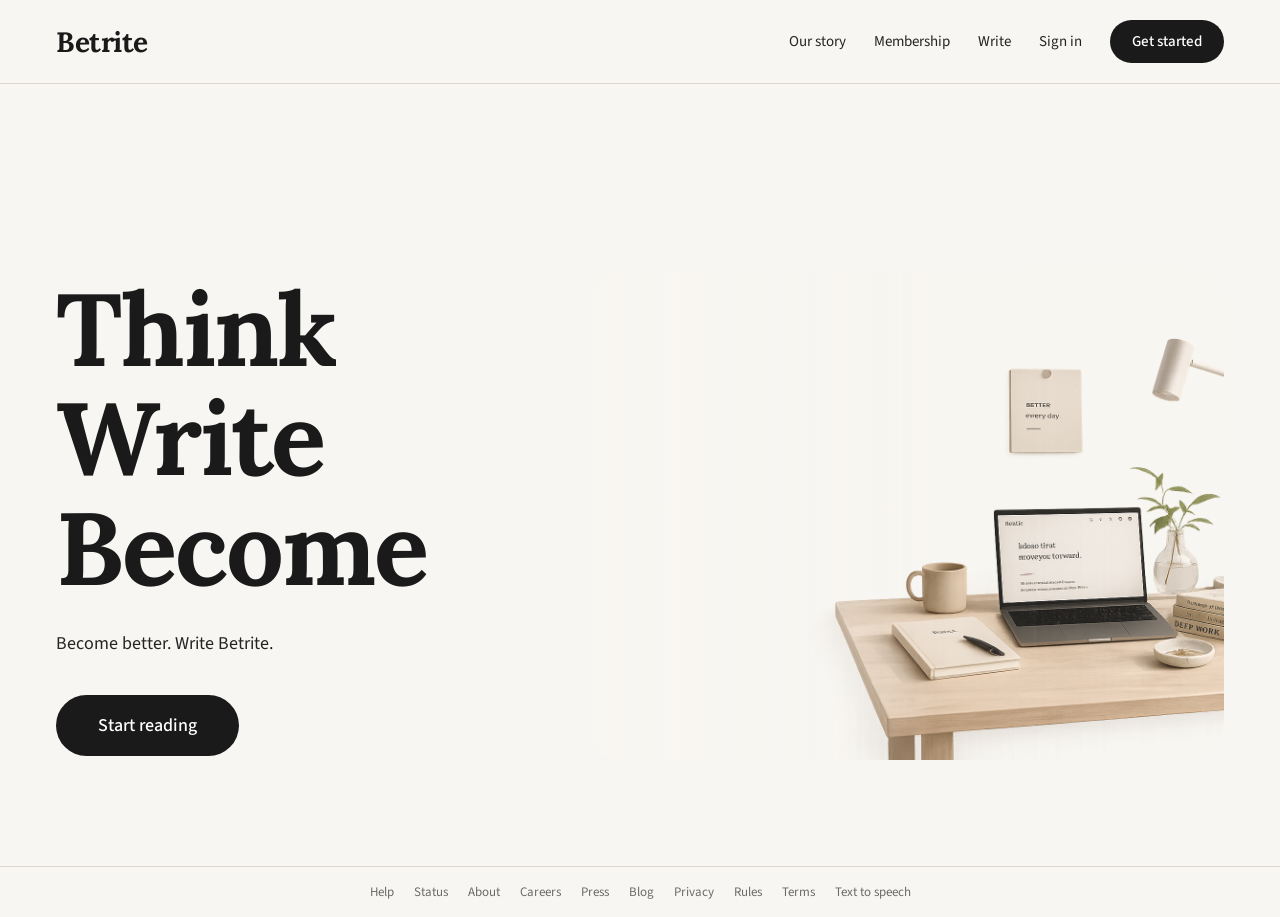
<file: index.html>
<!DOCTYPE html>
<html lang="en">
<head>
  <meta charset="UTF-8" />
  <meta name="viewport" content="width=device-width, initial-scale=1.0" />
  <title>Betrite — Think. Write. Become.</title>
  <link rel="preconnect" href="https://fonts.googleapis.com" />
  <link rel="preconnect" href="https://fonts.gstatic.com" crossorigin />
  <link href="https://fonts.googleapis.com/css2?family=Lora:ital,wght@0,400;0,600;0,700;1,400&family=Source+Sans+3:wght@300;400;500;600&display=swap" rel="stylesheet" />

  <style>
    /* ── Variables ─────────────────────────────────────────── */
    :root {
      --cream:    #f8f6f2;
      --black:    #1a1a1a;
      --dark:     #242424;
      --gray:     #6b6b6b;
      --border:   #ddd7cf;
      --green:    #1a8917;
      --green-bg: #1a8917;
      --white:    #ffffff;
      --font-serif: 'Lora', Georgia, serif;
      --font-sans:  'Source Sans 3', system-ui, sans-serif;
    }

    /* ── Reset ─────────────────────────────────────────────── */
    *, *::before, *::after { box-sizing: border-box; margin: 0; padding: 0; }

    body {
      font-family: var(--font-sans);
      background: var(--cream);
      color: var(--black);
      -webkit-font-smoothing: antialiased;
      min-height: 100vh;
      display: flex;
      flex-direction: column;
    }

    /* ── PAGES (only one visible at a time) ────────────────── */
    .page { display: none; flex-direction: column; min-height: 100vh; }
    .page.active { display: flex; }

    /* ── NAVBAR ────────────────────────────────────────────── */
    /*
      KEY CONCEPT: Flexbox navbar
      justify-content: space-between → logo far left, actions far right
      The border-bottom is the thin separator line you see on Medium
    */
    .navbar {
      display: flex;
      align-items: center;
      justify-content: space-between;
      padding: 20px 56px;
      border-bottom: 1px solid var(--border);
      background: var(--cream);
      position: sticky;
      top: 0;
      z-index: 100;
    }

    .nav-logo {
      font-family: var(--font-serif);
      font-size: 28px;
      font-weight: 700;
      color: var(--black);
      text-decoration: none;
      letter-spacing: -0.5px;
      cursor: pointer;
    }

    .nav-links {
      display: flex;
      align-items: center;
      gap: 28px;
    }

    .nav-link {
      font-size: 15px;
      color: var(--dark);
      text-decoration: none;
      background: none;
      border: none;
      cursor: pointer;
      font-family: var(--font-sans);
      padding: 0;
      transition: opacity 0.15s;
    }
    .nav-link:hover { opacity: 0.65; }

    .btn-signin {
      font-size: 15px;
      color: var(--dark);
      background: none;
      border: none;
      cursor: pointer;
      font-family: var(--font-sans);
      transition: opacity 0.15s;
    }
    .btn-signin:hover { opacity: 0.65; }

    .btn-getstarted {
      background: var(--black);
      color: var(--white);
      border: none;
      padding: 11px 22px;
      border-radius: 100px;
      font-size: 15px;
      font-weight: 500;
      cursor: pointer;
      font-family: var(--font-sans);
      transition: background 0.15s;
    }
    .btn-getstarted:hover { background: #333; }

    /* ── HERO SECTION ──────────────────────────────────────── */
    /*
      KEY CONCEPT: CSS Grid for hero layout
      Two columns: text on left (1fr), illustration on right (1fr)
      The illustration is decorative and overflows slightly.
    */
    .hero {
      flex: 1;
      display: grid;
      grid-template-columns: 45% 55%;
      align-items: center;
      max-width: 1300px;
      margin: 0 auto;
      padding: 80px 56px 0;
      width: 100%;
      min-height: calc(100vh - 62px - 56px);
      overflow: hidden;
    }

    
    .hero-text {
      padding-right: 40px;
      animation: fadeUp 0.8s ease;
    }

    .hero-art {
      animation: fadeUp 2s ease;
    }

    @keyframes fadeUp {
      from {
        opacity: 0;
        transform: translateY(24px);
      }
      to {
        opacity: 1;
        transform: translateY(0);
      }
    }


    .hero-title {
      font-family: var(--font-serif);
      font-size: clamp(60px, 8vw, 110px); /* scales with viewport */
      font-weight: 700;
      line-height: 1.07;
      letter-spacing: -2px;
      color: var(--black);
      margin-bottom: 28px;
    }

    .hero-subtitle {
      font-size: 18px;
      line-height: 1.6;
      color: var(--dark);
      margin-bottom: 36px;
      max-width: 420px;
    }

    .btn-startreading {
      display: inline-block;
      background: var(--black);
      color: var(--white);
      border: none;
      padding: 18px 42px;
      border-radius: 100px;
      font-size: 18px;
      font-weight: 500;
      cursor: pointer;
      font-family: var(--font-sans);
      transition: background 0.15s;
      text-decoration: none;
    }
    .btn-startreading:hover { background: #333; }

    
    /* ── HERO ILLUSTRATION ─────────────────────────────────── */
.hero-art {
  position: relative;
  height: 490px;
  border-radius: 40px;

  background:
    linear-gradient(
      to right,
      rgba(248,246,242,0.95) 0%,
      rgba(248,246,242,0.70) 25%,
      rgba(248,246,242,0.10) 55%
    ),
    url("frontpagedesign.png");

  background-size: cover;
  background-position: center;
  background-repeat: no-repeat;
  overflow: hidden;

  box-shadow: 0 0px 0px rgba(0,0,0,0.05);
}

    /* ── FOOTER ────────────────────────────────────────────── */
    footer {
      border-top: 1px solid var(--border);
      padding: 16px 40px;
      background: var(--cream);
    }

    .footer-inner {
      display: flex;
      align-items: center;
      justify-content: center;
      flex-wrap: wrap;
      gap: 20px;
    }

    .footer-inner a, .footer-inner button {
      font-size: 13px;
      color: var(--gray);
      text-decoration: none;
      background: none;
      border: none;
      cursor: pointer;
      font-family: var(--font-sans);
      transition: color 0.15s;
    }
    .footer-inner a:hover, .footer-inner button:hover { color: var(--black); }

    /* ── MODAL OVERLAY ─────────────────────────────────────── */
    /*
      KEY CONCEPT: position: fixed + z-index
      Fixed removes the element from normal flow and positions it
      relative to the viewport. High z-index keeps it on top.
    */
    .modal-overlay {
      display: none;
      position: fixed;
      inset: 0;                    /* shorthand for top/right/bottom/left: 0 */
      background: rgba(0,0,0,0.55);
      z-index: 200;
      align-items: center;
      justify-content: center;
    }
    .modal-overlay.open { display: flex; }

    .modal {
      background: var(--white);
      border-radius: 4px;
      padding: 48px 40px 40px;
      width: 100%;
      max-width: 420px;
      position: relative;
      animation: modalIn 0.2s ease;
    }

    @keyframes modalIn {
      from { opacity: 0; transform: translateY(12px); }
      to   { opacity: 1; transform: translateY(0); }
    }

    .modal-close {
      position: absolute;
      top: 16px;
      right: 16px;
      background: none;
      border: none;
      cursor: pointer;
      color: var(--gray);
      font-size: 22px;
      line-height: 1;
      padding: 4px 8px;
    }
    .modal-close:hover { color: var(--black); }

    .modal h2 {
      font-family: var(--font-serif);
      font-size: 26px;
      font-weight: 700;
      margin-bottom: 28px;
      text-align: center;
    }

    .modal-divider {
      text-align: center;
      font-size: 13px;
      color: var(--gray);
      margin: 20px 0;
      position: relative;
    }
    .modal-divider::before, .modal-divider::after {
      content: '';
      position: absolute;
      top: 50%;
      width: 42%;
      height: 1px;
      background: var(--border);
    }
    .modal-divider::before { left: 0; }
    .modal-divider::after  { right: 0; }

    .social-btn {
      display: flex;
      align-items: center;
      justify-content: center;
      gap: 10px;
      width: 100%;
      padding: 12px;
      border: 1px solid var(--border);
      border-radius: 100px;
      background: none;
      font-size: 15px;
      font-family: var(--font-sans);
      cursor: pointer;
      margin-bottom: 12px;
      transition: background 0.15s, border-color 0.15s;
      color: var(--dark);
    }
    .social-btn:hover { background: var(--cream); border-color: #bbb; }

    .modal-input {
      display: block;
      width: 100%;
      padding: 12px 16px;
      border: 1px solid var(--border);
      border-radius: 4px;
      font-size: 15px;
      font-family: var(--font-sans);
      color: var(--dark);
      background: var(--white);
      margin-bottom: 12px;
      outline: none;
      transition: border-color 0.15s;
    }
    .modal-input:focus { border-color: var(--black); }

    .modal-submit {
      width: 100%;
      padding: 13px;
      background: var(--green);
      color: white;
      border: none;
      border-radius: 100px;
      font-size: 15px;
      font-weight: 600;
      cursor: pointer;
      font-family: var(--font-sans);
      transition: background 0.15s;
      margin-bottom: 16px;
    }
    .modal-submit:hover { background: #147012; }

    .modal-footer-text {
      font-size: 13px;
      color: var(--gray);
      text-align: center;
      line-height: 1.6;
    }
    .modal-footer-text a, .modal-footer-text button {
      color: var(--dark);
      font-weight: 600;
      text-decoration: none;
      background: none;
      border: none;
      cursor: pointer;
      font-family: var(--font-sans);
      font-size: 13px;
    }
    .modal-footer-text a:hover, .modal-footer-text button:hover {
      text-decoration: underline;
    }

    /* ── MEMBERSHIP PAGE ───────────────────────────────────── */
    .membership-hero {
      text-align: center;
      padding: 80px 40px 60px;
      max-width: 700px;
      margin: 0 auto;
    }

    .membership-hero h1 {
      font-family: var(--font-serif);
      font-size: 52px;
      font-weight: 700;
      line-height: 1.15;
      margin-bottom: 20px;
      letter-spacing: -1px;
    }

    .membership-hero p {
      font-size: 18px;
      color: var(--gray);
      line-height: 1.6;
      margin-bottom: 40px;
    }

    .plans-grid {
      display: grid;
      grid-template-columns: 1fr 1fr;
      gap: 24px;
      max-width: 760px;
      margin: 0 auto 60px;
      padding: 0 40px;
    }

    .plan-card {
      border: 1px solid var(--border);
      border-radius: 8px;
      padding: 32px 28px;
      background: var(--white);
    }

    .plan-card.featured {
      border-color: var(--black);
      background: var(--black);
      color: var(--white);
    }

    .plan-label {
      font-size: 13px;
      font-weight: 600;
      text-transform: uppercase;
      letter-spacing: 0.5px;
      margin-bottom: 12px;
      opacity: 0.6;
    }

    .plan-price {
      font-family: var(--font-serif);
      font-size: 42px;
      font-weight: 700;
      margin-bottom: 4px;
    }

    .plan-price span {
      font-size: 18px;
      font-weight: 400;
    }

    .plan-billed {
      font-size: 14px;
      opacity: 0.55;
      margin-bottom: 24px;
    }

    .plan-features {
      list-style: none;
      margin-bottom: 28px;
    }

    .plan-features li {
      font-size: 15px;
      padding: 8px 0;
      border-bottom: 1px solid rgba(0,0,0,0.08);
      display: flex;
      align-items: center;
      gap: 8px;
      line-height: 1.4;
    }

    .plan-card.featured .plan-features li {
      border-bottom-color: rgba(255,255,255,0.12);
    }

    .plan-btn {
      display: block;
      width: 100%;
      padding: 12px;
      border-radius: 100px;
      font-size: 15px;
      font-weight: 600;
      cursor: pointer;
      font-family: var(--font-sans);
      text-align: center;
      transition: background 0.15s, color 0.15s;
      border: 1px solid var(--black);
      background: none;
      color: var(--black);
    }

    .plan-card.featured .plan-btn {
      background: var(--white);
      color: var(--black);
      border-color: var(--white);
    }

    .plan-btn:hover { background: var(--black); color: var(--white); }
    .plan-card.featured .plan-btn:hover { background: #ddd; }

    /* ── OUR STORY PAGE ────────────────────────────────────── */
    .story-content {
      max-width: 680px;
      margin: 0 auto;
      padding: 72px 40px;
    }

    .story-content h1 {
      font-family: var(--font-serif);
      font-size: 46px;
      font-weight: 700;
      line-height: 1.15;
      margin-bottom: 32px;
      letter-spacing: -1px;
    }

    .story-content p {
      font-family: var(--font-serif);
      font-size: 20px;
      line-height: 1.75;
      color: var(--dark);
      margin-bottom: 28px;
    }

    .story-content h2 {
      font-family: var(--font-serif);
      font-size: 28px;
      font-weight: 700;
      margin: 48px 0 16px;
    }

    /* ── WRITE PAGE ────────────────────────────────────────── */
    .write-page-inner {
      max-width: 680px;
      margin: 0 auto;
      padding: 60px 40px;
      flex: 1;
    }

    .write-title-input {
      width: 100%;
      border: none;
      background: transparent;
      font-family: var(--font-serif);
      font-size: 42px;
      font-weight: 700;
      color: var(--black);
      outline: none;
      margin-bottom: 16px;
      letter-spacing: -1px;
      resize: none;
      line-height: 1.2;
    }

    .write-title-input::placeholder { color: #ccc; }

    .write-body-input {
      width: 100%;
      border: none;
      background: transparent;
      font-family: var(--font-serif);
      font-size: 21px;
      color: var(--dark);
      outline: none;
      resize: none;
      line-height: 1.75;
      min-height: 400px;
    }

    .write-body-input::placeholder { color: #ccc; }

    .write-toolbar {
      display: flex;
      align-items: center;
      gap: 8px;
      padding: 12px 40px;
      border-bottom: 1px solid var(--border);
      background: var(--cream);
    }

    .toolbar-btn {
      background: none;
      border: none;
      cursor: pointer;
      color: var(--gray);
      padding: 6px 10px;
      border-radius: 4px;
      font-family: var(--font-sans);
      font-size: 14px;
      font-weight: 500;
      transition: background 0.15s, color 0.15s;
    }

    .toolbar-btn:hover { background: var(--border); color: var(--black); }

    .toolbar-sep {
      width: 1px;
      height: 20px;
      background: var(--border);
      margin: 0 4px;
    }

    .write-publish-btn {
      margin-left: auto;
      background: var(--green);
      color: white;
      border: none;
      padding: 8px 20px;
      border-radius: 100px;
      font-size: 14px;
      font-weight: 600;
      cursor: pointer;
      font-family: var(--font-sans);
    }

    .write-publish-btn:hover { background: #147012; }

    /* ── RESPONSIVE ────────────────────────────────────────── */
    @media (max-width: 768px) {
      .navbar { padding: 14px 20px; }
      .hero { grid-template-columns: 1fr; padding: 40px 20px 0; gap: 0; min-height: auto; }
      .hero-text { padding-right: 0; }
      .hero-art { height: 300px; margin-top: 32px; }
      .art-flower { width: 180px; height: 180px; top: 0; right: 0; }
      .art-card { width: 220px; height: 160px; bottom: 0; right: 0; }
      .hero-title { font-size: 48px; }
      .plans-grid { grid-template-columns: 1fr; padding: 0 20px; }
      .story-content { padding: 48px 20px; }
      .write-page-inner { padding: 40px 20px; }
      .nav-links .nav-link:not(:last-child) { display: none; }
    }
  </style>
</head>
<body>

<!-- ============================================================
  HOME PAGE
============================================================ -->
<div class="page active" id="page-home">

  <nav class="navbar">
    <a class="nav-logo" onclick="showPage('home')">Betrite</a>
    <div class="nav-links">
      <button class="nav-link" onclick="showPage('story')">Our story</button>
      <button class="nav-link" onclick="showPage('membership')">Membership</button>
      <button class="nav-link" onclick="showPage('write')">Write</button>
      <button class="btn-signin" onclick="openModal('signin')">Sign in</button>
      <button class="btn-getstarted" onclick="openModal('signup')">Get started</button>
    </div>
  </nav>

  <section class="hero">
    <div class="hero-text">
      <h1 class="hero-title">Think<br>Write<br>Become</h1>
      <p class="hero-subtitle">Become better. Write Betrite.</p>
      <button class="btn-startreading" onclick="openModal('signup')">Start reading</button>
    </div>

    <!-- Minimal studio desk hero -->
    <div class="hero-art"></div>
  </section>

  <footer>
    <div class="footer-inner">
      <a onclick="showPage('story')">Help</a>
      <a href="#">Status</a>
      <a onclick="showPage('story')">About</a>
      <a href="#">Careers</a>
      <a href="#">Press</a>
      <a href="#">Blog</a>
      <a href="#">Privacy</a>
      <a href="#">Rules</a>
      <a href="#">Terms</a>
      <a href="#">Text to speech</a>
    </div>
  </footer>
</div>


<!-- ============================================================
  OUR STORY PAGE
============================================================ -->
<div class="page" id="page-story">
  <nav class="navbar">
    <a class="nav-logo" onclick="showPage('home')">Betrite</a>
    <div class="nav-links">
      <button class="nav-link" onclick="showPage('story')">Our story</button>
      <button class="nav-link" onclick="showPage('membership')">Membership</button>
      <button class="nav-link" onclick="showPage('write')">Write</button>
      <button class="btn-signin" onclick="openModal('signin')">Sign in</button>
      <button class="btn-getstarted" onclick="openModal('signup')">Get started</button>
    </div>
  </nav>

  <div class="story-content">
    <h1>Everyone has a story to tell.</h1>
    <p>
      Betrite is an open platform where readers find dynamic thinking, and where expert and undiscovered voices can share their writing on any topic.
    </p>
    <p>
      We believe in quality over quantity, depth over noise, and the idea that a great essay can change the way you think. Our platform is built for ideas — not ads, not viral nonsense, not outrage.
    </p>
    <h2>Built for writers, by people who love writing</h2>
    <p>
      We've spent years thinking about what a platform for serious writers should look like. The result is Betrite — clean, distraction-free, and rewarding for both reader and writer.
    </p>
    <p>
      Writers on Betrite earn money from their readership. The more your work resonates, the more you earn. No followers required, no virality needed — just good writing.
    </p>
    <h2>A new economic model for ideas</h2>
    <p>
      Betrite Partner Program distributes subscription revenue directly to writers based on how much time paying members spend with their work. It's simple, transparent, and fair.
    </p>
  </div>

  <footer>
    <div class="footer-inner">
      <a onclick="showPage('story')">Help</a>
      <a href="#">Status</a>
      <a onclick="showPage('story')">About</a>
      <a href="#">Careers</a>
      <a href="#">Press</a>
      <a href="#">Blog</a>
      <a href="#">Privacy</a>
      <a href="#">Rules</a>
      <a href="#">Terms</a>
      <a href="#">Text to speech</a>
    </div>
  </footer>
</div>


<!-- ============================================================
  MEMBERSHIP PAGE
============================================================ -->
<div class="page" id="page-membership">
  <nav class="navbar">
    <a class="nav-logo" onclick="showPage('home')">Betrite</a>
    <div class="nav-links">
      <button class="nav-link" onclick="showPage('story')">Our story</button>
      <button class="nav-link" onclick="showPage('membership')">Membership</button>
      <button class="nav-link" onclick="showPage('write')">Write</button>
      <button class="btn-signin" onclick="openModal('signin')">Sign in</button>
      <button class="btn-getstarted" onclick="openModal('signup')">Get started</button>
    </div>
  </nav>

  <div class="membership-hero">
    <h1>Read without limits.</h1>
    <p>Unlimited access to the best ideas, stories, and thinking on the internet. Support the writers you love.</p>
  </div>

  <div class="plans-grid">
    <div class="plan-card">
      <div class="plan-label">Free</div>
      <div class="plan-price">$0</div>
      <div class="plan-billed">forever free</div>
      <ul class="plan-features">
        <li>✓ 3 free articles per month</li>
        <li>✓ Access to top stories</li>
        <li>✓ Basic newsletter</li>
        <li style="opacity:0.4">✗ Unlimited reading</li>
        <li style="opacity:0.4">✗ Offline reading</li>
        <li style="opacity:0.4">✗ Support writers directly</li>
      </ul>
      <button class="plan-btn" onclick="openModal('signup')">Get started free</button>
    </div>

    <div class="plan-card featured">
      <div class="plan-label">Member</div>
      <div class="plan-price">$5 <span>/ month</span></div>
      <div class="plan-billed">or $50/year — save 17%</div>
      <ul class="plan-features">
        <li>✓ Unlimited reading</li>
        <li>✓ Exclusive stories</li>
        <li>✓ Offline reading</li>
        <li>✓ Audio articles</li>
        <li>✓ Support writers directly</li>
        <li>✓ Less ads across the web</li>
      </ul>
      <button class="plan-btn" onclick="openModal('signup')">Become a member</button>
    </div>
  </div>

  <footer>
    <div class="footer-inner">
      <a onclick="showPage('story')">Help</a>
      <a href="#">Status</a>
      <a onclick="showPage('story')">About</a>
      <a href="#">Careers</a>
      <a href="#">Privacy</a>
      <a href="#">Terms</a>
    </div>
  </footer>
</div>


<!-- ============================================================
  WRITE PAGE
============================================================ -->
<div class="page" id="page-write">
  <nav class="navbar">
    <a class="nav-logo" onclick="showPage('home')">Betrite</a>
    <div class="nav-links">
      <button class="btn-signin" onclick="openModal('signin')">Sign in to publish</button>
      <button class="write-publish-btn" onclick="openModal('signup')">Publish</button>
    </div>
  </nav>

  <div class="write-toolbar">
    <button class="toolbar-btn" onclick="formatText('bold')"><strong>B</strong></button>
    <button class="toolbar-btn" onclick="formatText('italic')"><em>I</em></button>
    <div class="toolbar-sep"></div>
    <button class="toolbar-btn" onclick="formatText('h1')">H1</button>
    <button class="toolbar-btn" onclick="formatText('h2')">H2</button>
    <div class="toolbar-sep"></div>
    <button class="toolbar-btn" onclick="formatText('quote')">"</button>
    <button class="toolbar-btn" onclick="formatText('code')">{ }</button>
    <div class="toolbar-sep"></div>
    <button class="toolbar-btn">🖼 Image</button>
    <button class="toolbar-btn">🔗 Link</button>
  </div>

  <div class="write-page-inner">
    <textarea class="write-title-input" placeholder="Title" rows="2" id="draft-title"></textarea>
    <textarea class="write-body-input" placeholder="Tell your story…" id="draft-body"></textarea>
  </div>

  <footer>
    <div class="footer-inner">
      <a onclick="showPage('story')">Help</a>
      <a href="#">Privacy</a>
      <a href="#">Terms</a>
    </div>
  </footer>
</div>


<!-- ============================================================
  SIGN IN MODAL
============================================================ -->
<div class="modal-overlay" id="modal-signin" onclick="closeModalOnBg(event, 'signin')">
  <div class="modal">
    <button class="modal-close" onclick="closeModal('signin')">✕</button>
    <h2>Welcome back to Betrite.</h2>

    <button class="social-btn">
      <svg width="18" height="18" viewBox="0 0 24 24"><path fill="#4285F4" d="M22.56 12.25c0-.78-.07-1.53-.2-2.25H12v4.26h5.92c-.26 1.37-1.04 2.53-2.21 3.31v2.77h3.57c2.08-1.92 3.28-4.74 3.28-8.09z"/><path fill="#34A853" d="M12 23c2.97 0 5.46-.98 7.28-2.66l-3.57-2.77c-.98.66-2.23 1.06-3.71 1.06-2.86 0-5.29-1.93-6.16-4.53H2.18v2.84C3.99 20.53 7.7 23 12 23z"/><path fill="#FBBC05" d="M5.84 14.09c-.22-.66-.35-1.36-.35-2.09s.13-1.43.35-2.09V7.07H2.18C1.43 8.55 1 10.22 1 12s.43 3.45 1.18 4.93l2.85-2.22.81-.62z"/><path fill="#EA4335" d="M12 5.38c1.62 0 3.06.56 4.21 1.64l3.15-3.15C17.45 2.09 14.97 1 12 1 7.7 1 3.99 3.47 2.18 7.07l3.66 2.84c.87-2.6 3.3-4.53 6.16-4.53z"/></svg>
      Sign in with Google
    </button>
    <button class="social-btn">
      <svg width="18" height="18" viewBox="0 0 24 24" fill="currentColor"><path d="M24 12.073c0-6.627-5.373-12-12-12s-12 5.373-12 12c0 5.99 4.388 10.954 10.125 11.854v-8.385H7.078v-3.47h3.047V9.43c0-3.007 1.792-4.669 4.533-4.669 1.312 0 2.686.235 2.686.235v2.953H15.83c-1.491 0-1.956.925-1.956 1.874v2.25h3.328l-.532 3.47h-2.796v8.385C19.612 23.027 24 18.062 24 12.073z"/></svg>
      Sign in with Facebook
    </button>

    <div class="modal-divider">or</div>

    <input class="modal-input" type="email" placeholder="Email address" />
    <button class="modal-submit" onclick="closeModal('signin')">Continue with email</button>

    <p class="modal-footer-text">
      No account? <button onclick="switchModal('signin','signup')">Create one</button>
      <br><br>
      <a href="#">Forgot password?</a>
    </p>
  </div>
</div>


<!-- ============================================================
  SIGN UP MODAL
============================================================ -->
<div class="modal-overlay" id="modal-signup" onclick="closeModalOnBg(event, 'signup')">
  <div class="modal">
    <button class="modal-close" onclick="closeModal('signup')">✕</button>
    <h2>Join Betrite.</h2>

    <button class="social-btn">
      <svg width="18" height="18" viewBox="0 0 24 24"><path fill="#4285F4" d="M22.56 12.25c0-.78-.07-1.53-.2-2.25H12v4.26h5.92c-.26 1.37-1.04 2.53-2.21 3.31v2.77h3.57c2.08-1.92 3.28-4.74 3.28-8.09z"/><path fill="#34A853" d="M12 23c2.97 0 5.46-.98 7.28-2.66l-3.57-2.77c-.98.66-2.23 1.06-3.71 1.06-2.86 0-5.29-1.93-6.16-4.53H2.18v2.84C3.99 20.53 7.7 23 12 23z"/><path fill="#FBBC05" d="M5.84 14.09c-.22-.66-.35-1.36-.35-2.09s.13-1.43.35-2.09V7.07H2.18C1.43 8.55 1 10.22 1 12s.43 3.45 1.18 4.93l2.85-2.22.81-.62z"/><path fill="#EA4335" d="M12 5.38c1.62 0 3.06.56 4.21 1.64l3.15-3.15C17.45 2.09 14.97 1 12 1 7.7 1 3.99 3.47 2.18 7.07l3.66 2.84c.87-2.6 3.3-4.53 6.16-4.53z"/></svg>
      Sign up with Google
    </button>
    <button class="social-btn">
      <svg width="18" height="18" viewBox="0 0 24 24" fill="currentColor"><path d="M24 12.073c0-6.627-5.373-12-12-12s-12 5.373-12 12c0 5.99 4.388 10.954 10.125 11.854v-8.385H7.078v-3.47h3.047V9.43c0-3.007 1.792-4.669 4.533-4.669 1.312 0 2.686.235 2.686.235v2.953H15.83c-1.491 0-1.956.925-1.956 1.874v2.25h3.328l-.532 3.47h-2.796v8.385C19.612 23.027 24 18.062 24 12.073z"/></svg>
      Sign up with Facebook
    </button>

    <div class="modal-divider">or</div>

    <input class="modal-input" type="email" placeholder="Email address" />
    <button class="modal-submit" onclick="closeModal('signup')">Continue with email</button>

    <p class="modal-footer-text">
      Already have an account? <button onclick="switchModal('signup','signin')">Sign in</button>
      <br><br>
      Click "Continue" to agree to Medium's <a href="#">Terms of Service</a> and acknowledge the <a href="#">Privacy Policy</a>.
    </p>
  </div>
</div>



<script src="https://cdnjs.cloudflare.com/ajax/libs/gsap/3.13.0/gsap.min.js" integrity="sha512-NcZdtrT77bJr4STcmsGAESr06BYGE8woZdSdEgqnpyqac7sugNO+Tr4bGwGF3MsnEkGKhU2KL2xh6Ec+BqsaHA==" crossorigin="anonymous" referrerpolicy="no-referrer"></script>
    <script src="script.js"></script>
</body>
</html>
</file>
